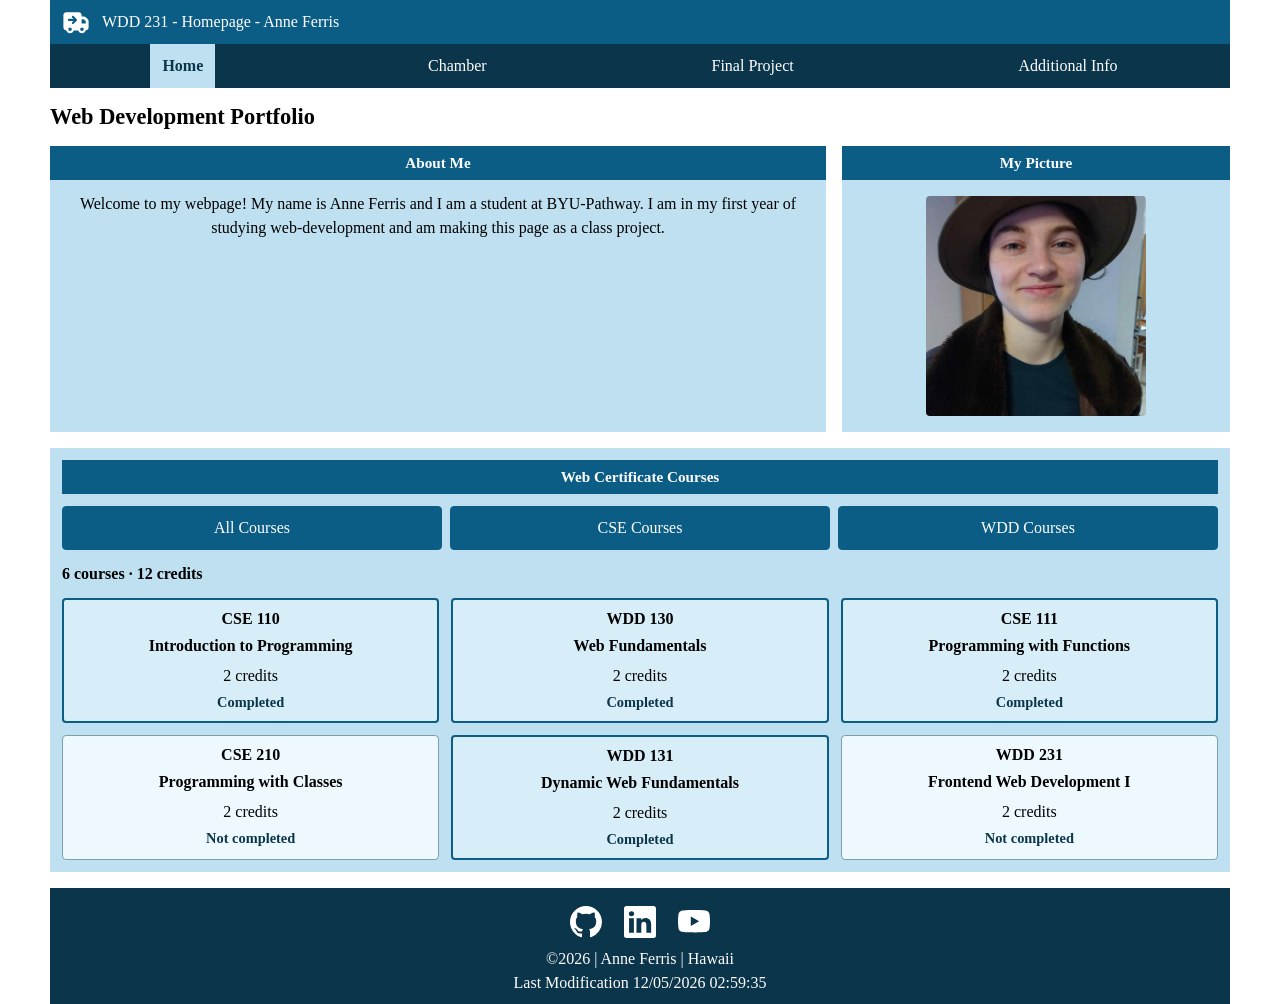
<file: index.html>
<!DOCTYPE html>
<html lang="en">

<head>
    <meta charset="UTF-8">
    <meta name="viewport" content="width=device-width, initial-scale=1.0">
    <title>Anne Ferris | WDD 231 Web Development Portfolio</title>
    <meta name="author" content="Anne Ferris">
    <meta name="description"
        content="Explore Anne Ferris's web development coursework, projects, and skills as a BYU-Pathway student.">
    <link rel="stylesheet" href="styles/index-larger.css">
    <link rel="stylesheet" href="styles/index.css">
    <script src="scripts/index.js" defer></script>
    <link rel="icon" href="favicon.ico">
</head>

<body>
    <header>
        <div>
            <img src="images/truck.svg" alt="SVG Logo of a truck">
            <p>WDD 231 - Homepage - Anne Ferris</p>
        </div>
        <button class="menu-toggle" type="button" aria-label="Toggle navigation" aria-controls="primary-navigation"
            aria-expanded="false">
            <span aria-hidden="true"></span>
            <span aria-hidden="true"></span>
            <span aria-hidden="true"></span>
        </button>
        <nav id="primary-navigation" aria-label="Primary navigation">
            <a href="index.html" aria-current="page">Home</a>
            <a href="chamber/directory.html">Chamber</a>
            <a href="final-project.html">Final Project</a>
            <a href="add-ons.html">Additional Info</a>
        </nav>
    </header>
    <main>
        <h1>Web Development Portfolio</h1>
        <section>
            <h2>About Me</h2>
            <p>Welcome to my webpage! My name is Anne Ferris and I am a student at BYU-Pathway. I am in my first year of
                studying web-development and am making this page as a class project.</p>
        </section>
        <section>
            <h2>My Picture</h2>
            <img src="images/profile.jpg" alt="Anne Ferris">
        </section>
        <section class="certificates">
            <h2>Web Certificate Courses</h2>
            <div class="certificate-buttons" role="group" aria-label="Filter courses">
                <button type="button" data-course-filter="all">All Courses</button>
                <button type="button" data-course-filter="CSE">CSE Courses</button>
                <button type="button" data-course-filter="WDD">WDD Courses</button>
            </div>
            <p class="course-summary">
                <span id="course-count">0</span> courses ·
                <span id="course-credit-total">0</span> credits
            </p>
            <ul class="course-list" id="course-list"></ul>
        </section>
    </main>
    <footer>
        <div class="social-links">
            <a href="https://github.com/annehutchinson407-debug/wdd231">
                <img src="images/github.svg" alt="GitHub">
            </a>
            <a href="https://www.linkedin.com/in/anne-ferris-639a38439/">
                <img src="images/linkedin.svg" alt="LinkedIn">
            </a>
            <a href="https://www.youtube.com/">
                <img src="images/youtube.svg" alt="YouTube">
            </a>
        </div>
        <p class="footer-info">©<span id="currentYear"></span> | Anne Ferris | Hawaii</p>
        <p class="footer-info">Last Modification <span id="lastModified"></span></p>
    </footer>
</body>

</html>
</file>
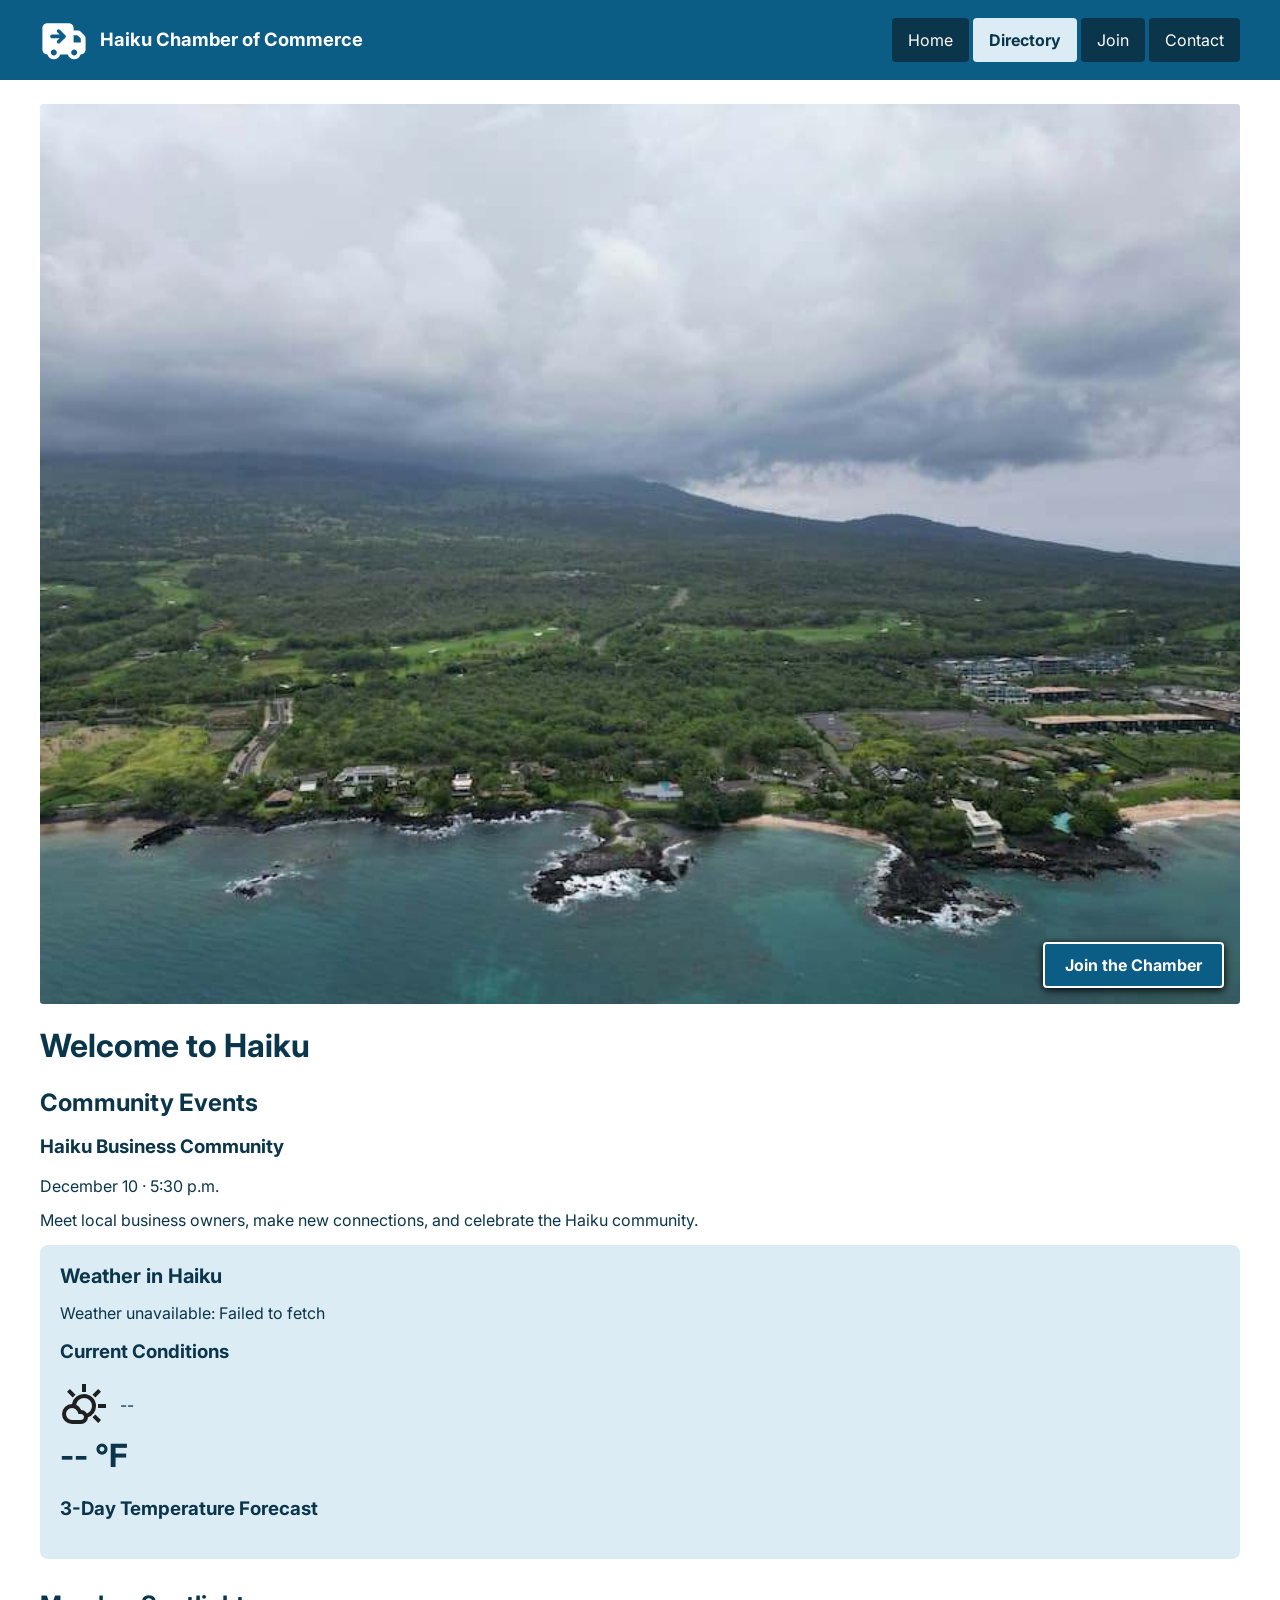
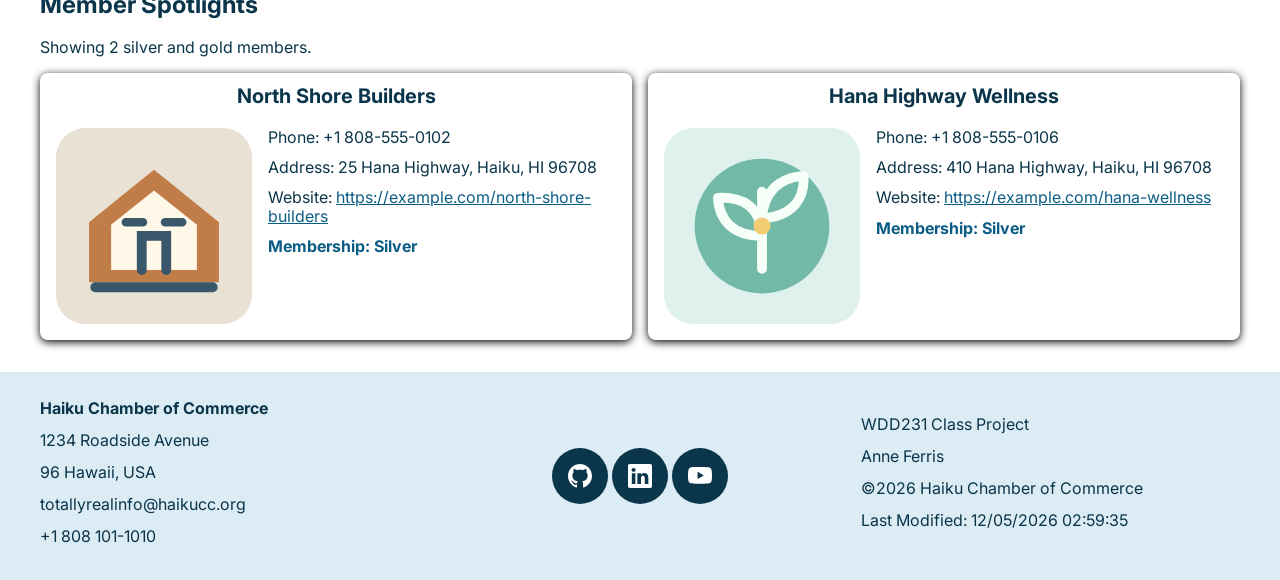
<file: chamber/index.html>
<!DOCTYPE html>
<html lang="en">

<head>
    <meta charset="UTF-8">
    <meta name="viewport" content="width=device-width, initial-scale=1.0">
    <title>Homepage - Chamber of Commerce Haiku</title>
    <meta name="author" content="Anne Ferris">
    <meta name="description"
        content="This site is to practice our programming with a group and should result in a website that shows a Chamber of Commerece for Haiku. This is it's landing page.">
    <meta property="og:title" content="Chamber of Commerce - Haiku">
    <meta property="og:description"
        content="This site is to practice our programming with a group and should result in a website that shows a Chamber of Commerece for Haiku. This is it's landing page.">
    <meta property="og:url" content="https://annehutchinson407-debug.github.io/wdd231/">
    <meta property="og:image"
        content="https://annehutchinson407-debug.github.io/wdd231/chamber/images/haiku-hawaii.jpg">
    <script type="module" src="scripts/index.js"></script>
    <link rel="stylesheet" href="styles/directory-normalize.css">
    <link rel="stylesheet" href="styles/directory.css">
    <link rel="stylesheet" href="styles/directory-larger.css">
    <link rel="icon" href="favicon.ico">
    <link rel="preconnect" href="https://fonts.googleapis.com">
    <link rel="preconnect" href="https://fonts.gstatic.com" crossorigin>
    <link
        href="https://fonts.googleapis.com/css2?family=Fira+Sans&family=Inter:ital,opsz,wght@0,14..32,100..900;1,14..32,100..900&display=optional"
        id="google-fonts" rel="stylesheet" media="print">
    <link rel="stylesheet"
        href="https://fonts.googleapis.com/css2?family=Fira+Sans&amp;family=Inter:wght@400;700&amp;display=swap">
</head>

<body>
    <header>
        <a class="site-brand" href="../index.html">
            <img src="images/truck.svg" alt="">
            <span>Haiku Chamber of Commerce</span>
        </a>
        <button class="menu-toggle" type="button" aria-expanded="false" aria-controls="primary-navigation"
            aria-label="Toggle navigation">
            <span></span>
            <span></span>
            <span></span>
        </button>
        <nav id="primary-navigation">
            <a href="index.html">Home</a>
            <a href="directory.html" aria-current="page">Directory</a>
            <a href="join.html">Join</a>
            <a href="contact.html">Contact</a>
        </nav>
    </header>
    <main>
        <div class="hero">
            <img src="images/haiku-hawaii.jpg" alt="View of Haiku, Hawaii" width="840" height="630">
            <a class="call-to-action" href="join.html">Join the Chamber</a>
        </div>
        <h1>Welcome to Haiku</h1>
        <div class="home-content-grid">
            <section class="home-events" aria-labelledby="events-heading">
                <h2 id="events-heading">Community Events</h2>
                <article class="event-card">
                    <h3>Haiku Business Community</h3>
                    <p><time datetime="2026-12-10T17:30">December 10 · 5:30 p.m.</time></p>
                    <p>Meet local business owners, make new connections, and celebrate the Haiku community.</p>
                </article>
            </section>
            <section class="weather-section" aria-labelledby="weather-heading">
                <h2 id="weather-heading">Weather in Haiku</h2>
                <p id="weather-status" role="status" aria-live="polite">Loading weather...</p>
                <div id="weather-current" class="weather-current">
                    <h3>Current Conditions</h3>
                    <figure class="weather-current-figure">
                        <img id="weather-icon" class="weather-icon" src="images/weather.svg" alt="Weather icon"
                            width="100" height="100">
                        <figcaption id="weather-description">--</figcaption>
                    </figure>
                    <p class="weather-temperature"><span id="weather-temperature">--</span> °F</p>
                </div>
                <div id="weather-forecast-container">
                    <h3>3-Day Temperature Forecast</h3>
                    <ol id="weather-forecast" class="weather-forecast"></ol>
                </div>
            </section>
            <section class="spotlight-section" aria-labelledby="spotlight-heading">
                <h2 id="spotlight-heading">Member Spotlights</h2>
                <p id="spotlight-status" role="status" aria-live="polite">Loading featured chamber members...</p>
                <div id="spotlight-cards" class="spotlight-grid"></div>
            </section>
        </div>
    </main>
    <footer>
        <div class="footer-contact">
            <p class="footer-name">Haiku Chamber of Commerce</p>
            <p>1234 Roadside Avenue</p>
            <p>96 Hawaii, USA</p>
            <p>totallyrealinfo@haikucc.org</p>
            <p>+1 808 101-1010</p>
        </div>
        <nav class="social-links" aria-label="Social links">
            <a href="https://github.com/annehutchinson407-debug/wdd231">
                <img src="images/github.svg" alt="GitHub">
            </a>
            <a href="https://www.linkedin.com/in/anne-ferris-639a38439/">
                <img src="images/linkedin.svg" alt="LinkedIn">
            </a>
            <a href="https://www.youtube.com/">
                <img src="images/youtube.svg" alt="YouTube">
            </a>
        </nav>
        <div class="footer-project">
            <p>WDD231 Class Project</p>
            <p>Anne Ferris</p>
            <p>©<span id="currentYear"></span> Haiku Chamber of Commerce</p>
            <p>Last Modified: <span id="lastModified"></span></p>
        </div>
    </footer>
</body>

</html>
</file>
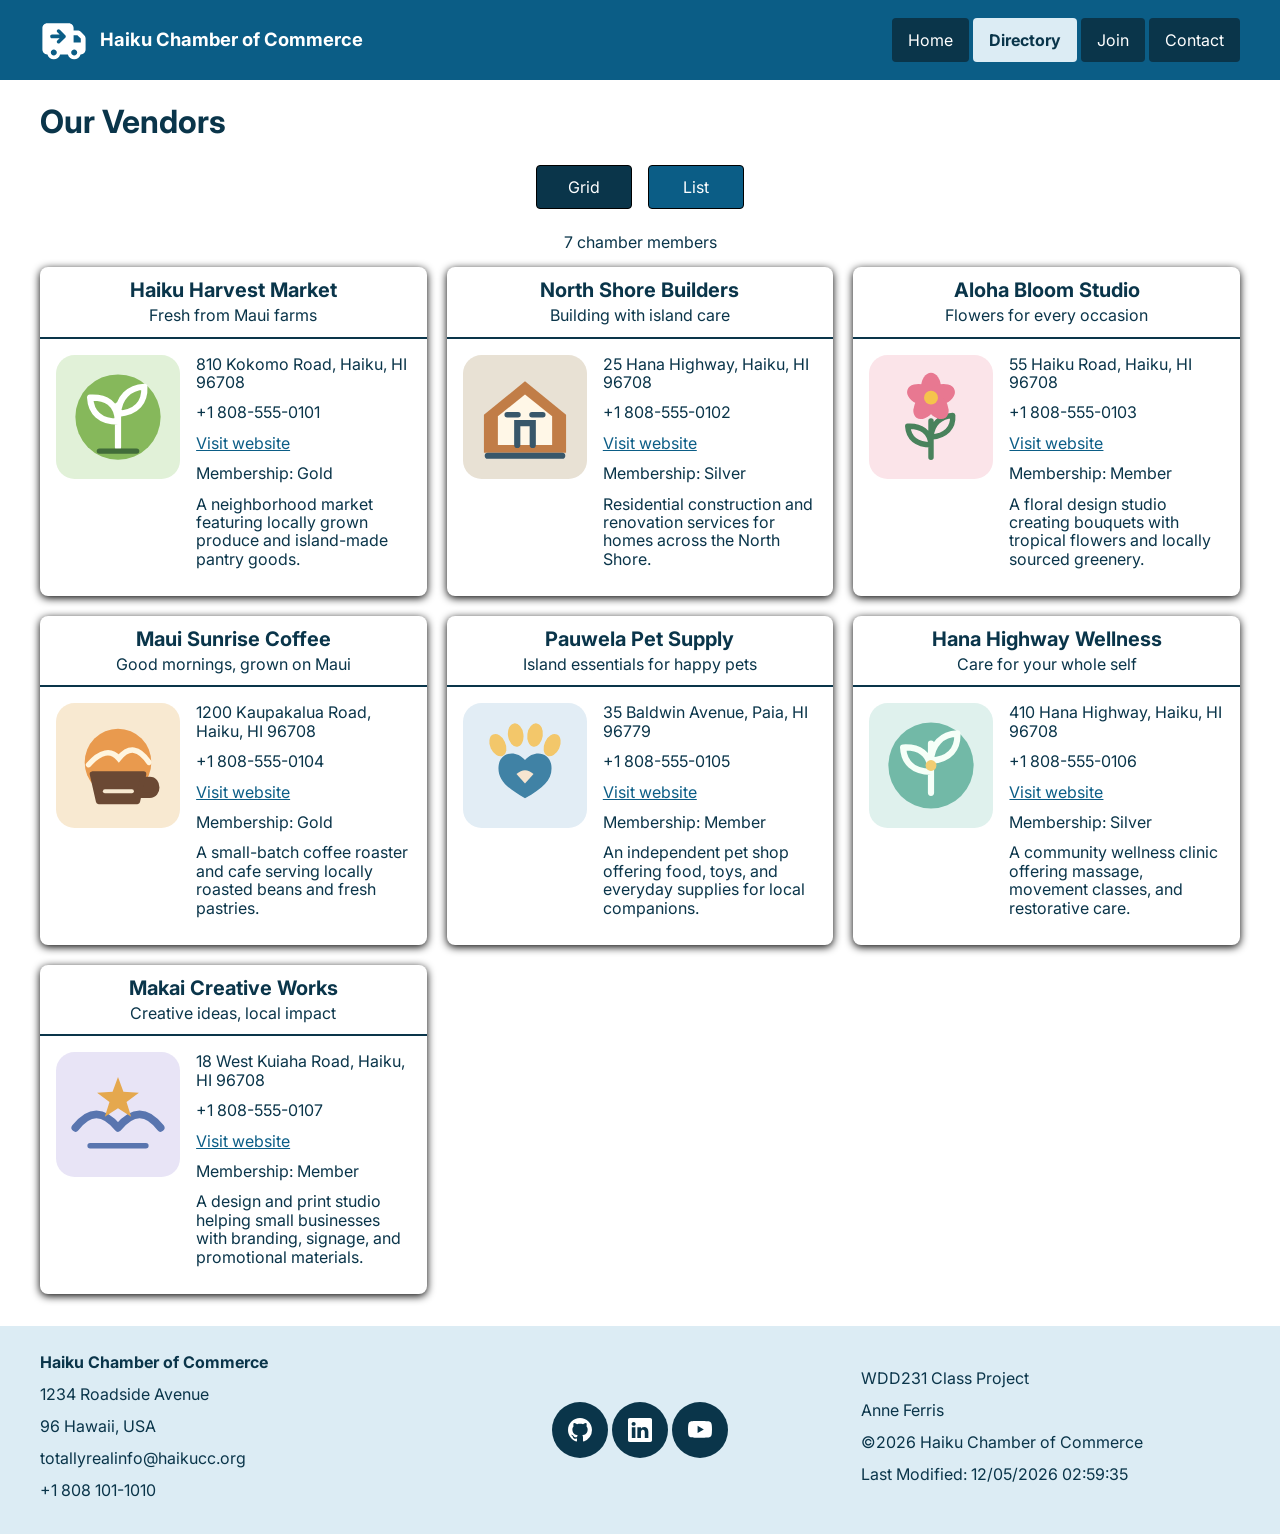
<file: chamber/directory.html>
<!DOCTYPE html>
<html lang="en">

<head>
    <meta charset="UTF-8">
    <meta name="viewport" content="width=device-width, initial-scale=1.0">
    <title>Directory - Chamber of Commerce Haiku</title>
    <meta name="author" content="Anne Ferris">
    <meta name="description"
        content="This site is to practice our programming with a group and should result in a website that shows a Chamber of Commerece for Haiku.">
    <meta property="og:title" content="Chamber of Commerce - Haiku">
    <meta property="og:description"
        content="This site is to practice our programming with a group and should result in a website that shows a Chamber of Commerece for Haiku.">
    <meta property="og:url" content="https://annehutchinson407-debug.github.io/wdd231/">
    <meta property="og:image"
        content="https://annehutchinson407-debug.github.io/wdd231/chamber/images/haiku-hawaii.jpg">
    <link rel="preload" href="data/members.json" as="fetch" type="application/json" crossorigin>
    <link rel="preload" href="images/haiku-harvest.svg" as="image" fetchpriority="high">
    <script src="scripts/directory.js" defer></script>
    <link rel="stylesheet" href="styles/directory-normalize.css">
    <link rel="stylesheet" href="styles/directory.css">
    <link rel="stylesheet" href="styles/directory-larger.css">
    <link rel="icon" href="favicon.ico">
    <link rel="preconnect" href="https://fonts.googleapis.com">
    <link rel="preconnect" href="https://fonts.gstatic.com" crossorigin>
    <link
        href="https://fonts.googleapis.com/css2?family=Fira+Sans&family=Inter:ital,opsz,wght@0,14..32,100..900;1,14..32,100..900&display=optional"
        id="google-fonts" rel="stylesheet" media="print">
        <link rel="stylesheet"
            href="https://fonts.googleapis.com/css2?family=Fira+Sans&family=Inter:ital,opsz,wght@0,14..32,100..900;1,14..32,100..900&display=optional">
</head>

<body>
    <header>
        <a class="site-brand" href="../index.html">
            <img src="images/truck.svg" alt="Logo of a Truck with an Arrow">
            <span>Haiku Chamber of Commerce</span>
        </a>
        <button class="menu-toggle" type="button" aria-expanded="false" aria-controls="primary-navigation"
            aria-label="Toggle navigation">
            <span></span>
            <span></span>
            <span></span>
        </button>
        <nav id="primary-navigation">
            <a href="index.html">Home</a>
            <a href="directory.html" aria-current="page">Directory</a>
            <a href="join.html">Join</a>
            <a href="contact.html">Contact</a>
        </nav>
    </header>
    <main>
        <h1>Our Vendors</h1>
        <div class="directory-controls" role="group" aria-label="Choose member directory layout">
            <button id="grid-view" type="button" aria-pressed="true" aria-controls="members">Grid</button>
            <button id="list-view" type="button" aria-pressed="false" aria-controls="members">List</button>
        </div>
        <p id="directory-status" class="directory-status">Loading members...</p>
        <section id="members" class="business-grid" aria-label="Chamber members"></section>
    </main>
    <footer>
        <div class="footer-contact">
            <p class="footer-name">Haiku Chamber of Commerce</p>
            <p>1234 Roadside Avenue</p>
            <p>96 Hawaii, USA</p>
            <p>totallyrealinfo@haikucc.org</p>
            <p>+1 808 101-1010</p>
        </div>
        <nav class="social-links" aria-label="Social links">
            <a href="https://github.com/annehutchinson407-debug/wdd231" aria-label="">
                <img src="images/github.svg" alt="GitHub">
            </a>
            <a href="https://www.linkedin.com/in/anne-ferris-639a38439/" aria-label="">
                <img src="images/linkedin.svg" alt="LinkedIn">
            </a>
            <a href="https://www.youtube.com/" aria-label="">
                <img src="images/youtube.svg" alt="YouTube">
            </a>
        </nav>
        <div class="footer-project">
            <p>WDD231 Class Project</p>
            <p>Anne Ferris</p>
            <p>©<span id="currentYear"></span> Haiku Chamber of Commerce</p>
            <p>Last Modified: <span id="lastModified"></span></p>
        </div>
    </footer>
</body>

</html>
</file>
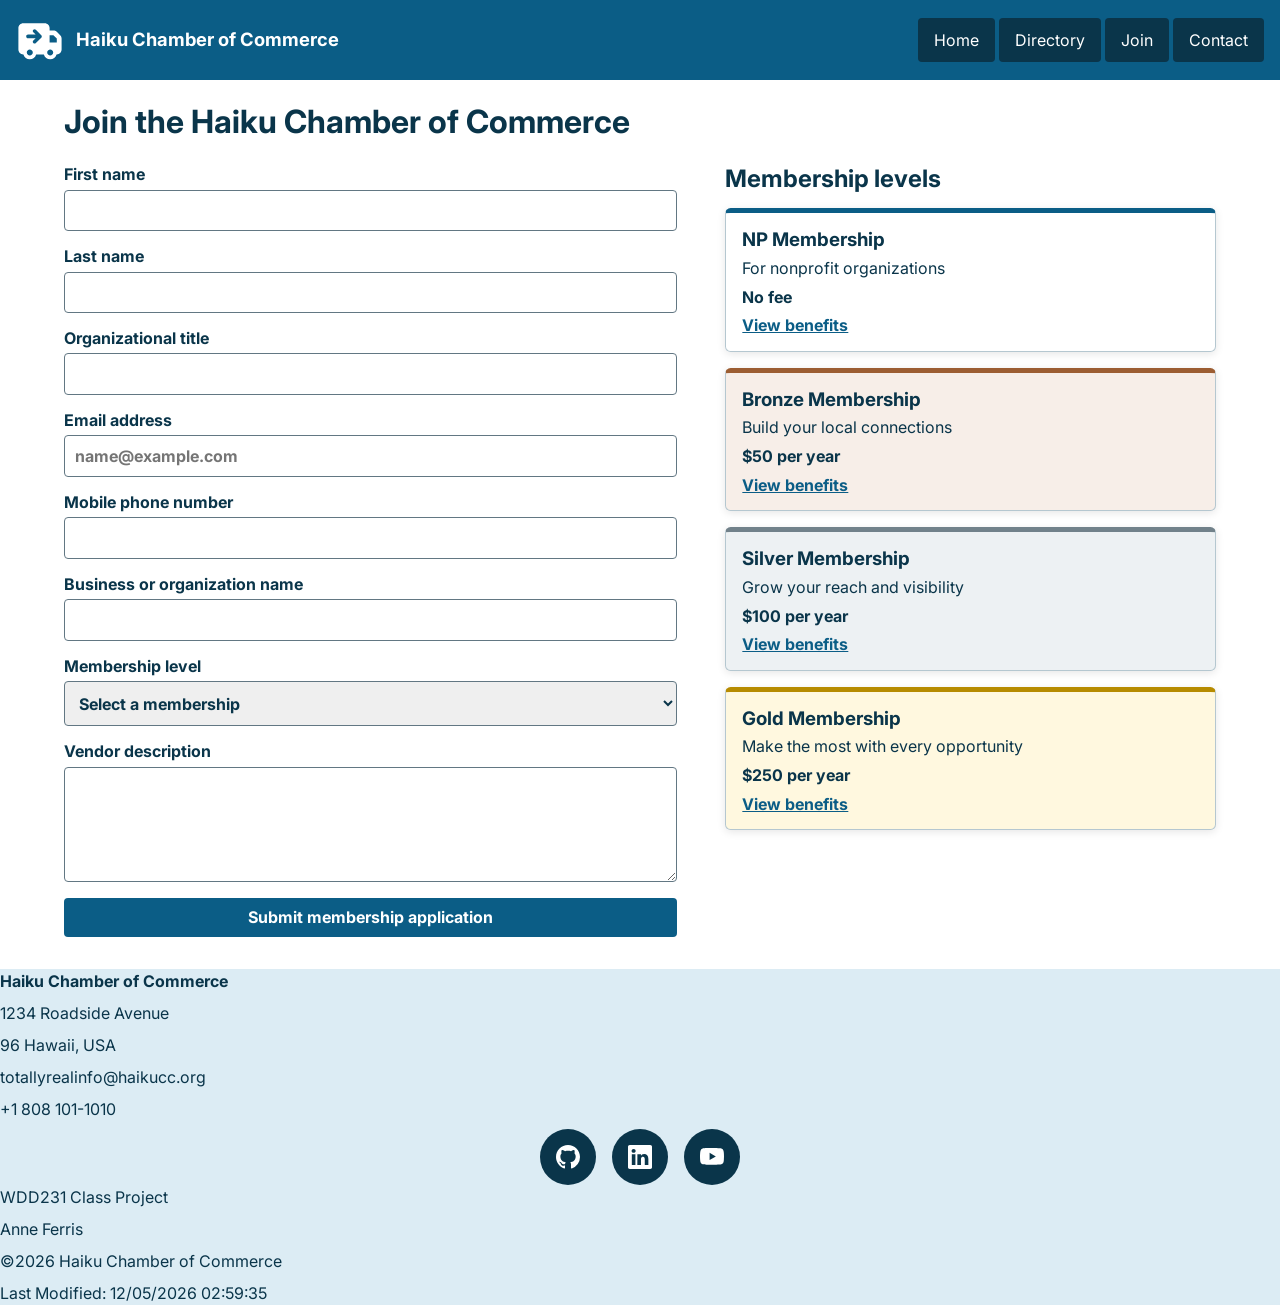
<file: chamber/join.html>
<!DOCTYPE html>
<html lang="en">

<head>
    <meta charset="UTF-8">
    <meta name="viewport" content="width=device-width, initial-scale=1.0">
    <title>Join the Haiku Chamber of Commerce</title>
    <meta name="author" content="Anne Ferris">
    <meta name="description"
        content="Apply to join the Haiku Chamber of Commerce and grow your local business network.">
    <meta property="og:title" content="Join the Haiku Chamber of Commerce">
    <meta property="og:description"
        content="Apply to join the Haiku Chamber of Commerce and grow your local business network.">
    <meta property="og:url" content="https://annehutchinson407-debug.github.io/wdd231/chamber/join.html">
    <meta property="og:image"
        content="https://annehutchinson407-debug.github.io/wdd231/chamber/images/haiku-hawaii.jpg">
    <script type="module" src="scripts/join.js"></script>
    <link rel="stylesheet" href="styles/directory-normalize.css">
    <link rel="stylesheet" href="styles/join.css">
    <link rel="stylesheet" href="styles/directory-larger.css">
    <link rel="icon" href="favicon.ico">
    <link rel="preconnect" href="https://fonts.googleapis.com">
    <link rel="preconnect" href="https://fonts.gstatic.com" crossorigin>
    <link href="https://fonts.googleapis.com/css2?family=Fira+Sans&family=Inter:wght@400;700&display=optional"
        id="google-fonts" rel="stylesheet" media="print">
    <link rel="stylesheet"
        href="https://fonts.googleapis.com/css2?family=Fira+Sans&family=Inter:wght@400;700&display=swap">
</head>

<body>
    <header>
        <a class="site-brand" href="../index.html">
            <img src="images/truck.svg" alt="">
            <span>Haiku Chamber of Commerce</span>
        </a>
        <button class="menu-toggle" type="button" aria-expanded="false" aria-controls="primary-navigation"
            aria-label="Toggle navigation">
            <span></span>
            <span></span>
            <span></span>
        </button>
        <nav id="primary-navigation">
            <a href="index.html">Home</a>
            <a href="directory.html">Directory</a>
            <a href="join.html" aria-current="page">Join</a>
            <a href="contact.html">Contact</a>
        </nav>
    </header>
    <main>
        <h1>Join the Haiku Chamber of Commerce</h1>
        <div class="join-layout">
            <form action="thankyou.html" method="get">
                <label>First name
                    <input type="text" id="first-name" name="firstName" autocomplete="given-name"
                        title="Enter your first name" required>
                </label>
                <label for="last-name">Last name
                    <input type="text" id="last-name" name="lastName" autocomplete="family-name"
                        title="Enter your last name" required>
                </label>
                <label for="organization-title">Organizational title
                    <input type="text" id="organization-title" name="organizationTitle"
                        autocomplete="organization-title" pattern="[A-Za-z\s-]{7,}"
                        title="Use at least seven letters, spaces, or hyphens">
                </label>
                <label for="email">Email address
                    <input type="email" id="email" name="email" autocomplete="email"
                        placeholder="name@example.com" title="Enter a valid email address" required>
                </label>
                <label for="phone">Mobile phone number
                    <input type="tel" id="phone" name="phone" autocomplete="tel"
                        title="Enter your mobile phone number" required>
                </label>
                <label for="organization">Business or organization name
                    <input type="text" id="organization" name="organization"
                        autocomplete="organization" title="Enter your business or organization name" required>
                </label>
                <label for="membership">Membership level
                    <select id="membership" name="membership" title="Choose a membership level" required>
                        <option value="" selected disabled>Select a membership</option>
                        <option value="np">NP Membership (no fee)</option>
                        <option value="bronze">Bronze Membership</option>
                        <option value="silver">Silver Membership</option>
                        <option value="gold">Gold Membership</option>
                    </select>
                </label>
                <label for="description">Vendor description
                    <textarea id="description" name="description" title="Describe your business or organization"
                        rows="5"></textarea>
                </label>
                <input type="hidden" id="timestamp" name="timestamp">
                <input class="join-submit" type="submit" value="Submit membership application">
            </form>

            <aside class="membership-section" aria-labelledby="membership-heading">
                <h2 id="membership-heading">Membership levels</h2>
                <div class="membership-cards">
                    <article class="membership-card membership-np">
                        <h3>NP Membership</h3>
                        <p>For nonprofit organizations</p>
                        <p class="membership-price">No fee</p>
                        <a href="#np-benefits" data-dialog="np-benefits">View benefits</a>
                    </article>
                    <article class="membership-card membership-bronze">
                        <h3>Bronze Membership</h3>
                        <p>Build your local connections</p>
                        <p class="membership-price">$50 per year</p>
                        <a href="#bronze-benefits" data-dialog="bronze-benefits">View benefits</a>
                    </article>
                    <article class="membership-card membership-silver">
                        <h3>Silver Membership</h3>
                        <p>Grow your reach and visibility</p>
                        <p class="membership-price">$100 per year</p>
                        <a href="#silver-benefits" data-dialog="silver-benefits">View benefits</a>
                    </article>
                    <article class="membership-card membership-gold">
                        <h3>Gold Membership</h3>
                        <p>Make the most with every opportunity</p>
                        <p class="membership-price">$250 per year</p>
                        <a href="#gold-benefits" data-dialog="gold-benefits">View benefits</a>
                    </article>
                </div>
            </aside>
        </div>
        <dialog id="np-benefits" aria-labelledby="np-benefits-heading">
            <h2 id="np-benefits-heading">NP Membership Benefits</h2>
            <p>For nonprofit organizations at no cost.</p>
            <ul>
                <li>Access to chamber networking events</li>
                <li>Community and nonprofit resource listings</li>
                <li>Invitations to nonprofit training sessions</li>
            </ul>
            <button class="dialog-close" type="button">Close</button>
        </dialog>
        <dialog id="bronze-benefits" aria-labelledby="bronze-benefits-heading">
            <h2 id="bronze-benefits-heading">Bronze Membership Benefits</h2>
            <p>$50 per year.</p>
            <ul>
                <li>All NP Membership benefits</li>
                <li>Business listing in the chamber directory</li>
                <li>Invitations to member networking events</li>
                <li>Discounted admission to chamber workshops</li>
            </ul>
            <button class="dialog-close" type="button">Close</button>
        </dialog>
        <dialog id="silver-benefits" aria-labelledby="silver-benefits-heading">
            <h2 id="silver-benefits-heading">Silver Membership Benefits</h2>
            <p>$100 per year.</p>
            <ul>
                <li>All Bronze Membership benefits</li>
                <li>Discounts on chamber event registrations</li>
                <li>One business spotlight on the chamber homepage each year</li>
                <li>Priority access to business training sessions</li>
            </ul>
            <button class="dialog-close" type="button">Close</button>
        </dialog>
        <dialog id="gold-benefits" aria-labelledby="gold-benefits-heading">
            <h2 id="gold-benefits-heading">Gold Membership Benefits</h2>
            <p>$250 per year.</p>
            <ul>
                <li>All Silver Membership benefits</li>
                <li>Two additional homepage business spotlights each year</li>
                <li>Complimentary admission for two to select chamber events</li>
                <li>Featured placement in the chamber directory</li>
                <li>One-on-one business development consultation</li>
            </ul>
            <button class="dialog-close" type="button">Close</button>
        </dialog>
    </main>
    <footer>
        <div class="footer-contact">
            <p class="footer-name">Haiku Chamber of Commerce</p>
            <p>1234 Roadside Avenue</p>
            <p>96 Hawaii, USA</p>
            <p>totallyrealinfo@haikucc.org</p>
            <p>+1 808 101-1010</p>
        </div>
        <nav class="social-links" aria-label="Social links">
            <a href="https://github.com/annehutchinson407-debug/wdd231" aria-label="GitHub">
                <img src="images/github.svg" alt="">
            </a>
            <a href="https://www.linkedin.com/in/anne-ferris-639a38439/" aria-label="LinkedIn">
                <img src="images/linkedin.svg" alt="">
            </a>
            <a href="https://www.youtube.com/" aria-label="YouTube">
                <img src="images/youtube.svg" alt="">
            </a>
        </nav>
        <div class="footer-project">
            <p>WDD231 Class Project</p>
            <p>Anne Ferris</p>
            <p>©<span id="currentYear"></span> Haiku Chamber of Commerce</p>
            <p>Last Modified: <span id="lastModified"></span></p>
        </div>
    </footer>
</body>

</html>
</file>
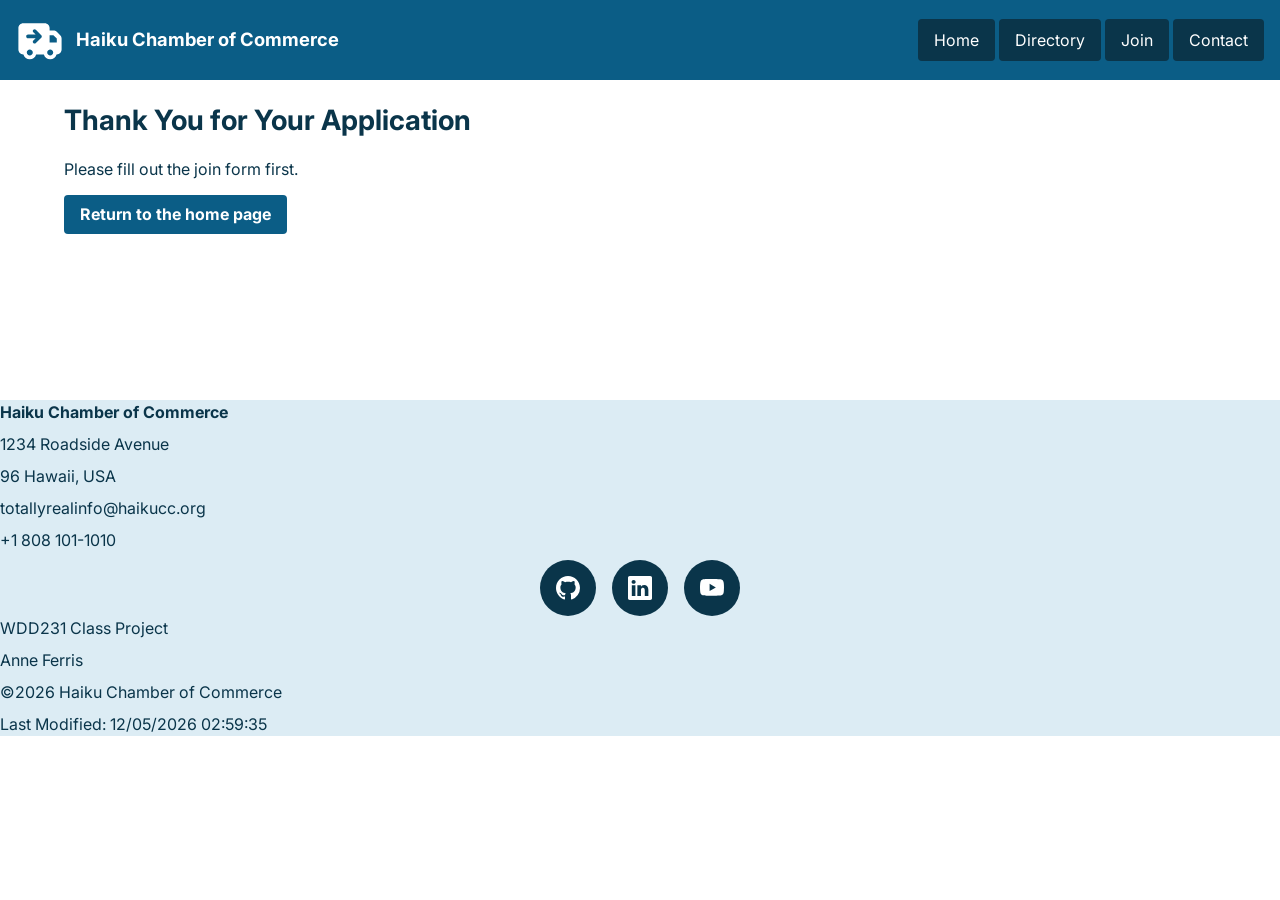
<file: chamber/thankyou.html>
<!DOCTYPE html>
<html lang="en">

<head>
    <meta charset="UTF-8">
    <meta name="viewport" content="width=device-width, initial-scale=1.0">
    <title>Thank You - Haiku Chamber of Commerce</title>
    <meta name="author" content="Anne Ferris">
    <meta name="description" content="Thank you for applying to join the Haiku Chamber of Commerce.">
    <meta property="og:title" content="Thank You - Haiku Chamber of Commerce">
    <meta property="og:description" content="Thank you for applying to join the Haiku Chamber of Commerce.">
    <meta property="og:url" content="https://annehutchinson407-debug.github.io/wdd231/chamber/thankyou.html">
    <meta property="og:image"
        content="https://annehutchinson407-debug.github.io/wdd231/chamber/images/haiku-hawaii.jpg">
    <script type="module" src="scripts/thankyou.js"></script>
    <link rel="stylesheet" href="styles/directory-normalize.css">
    <link rel="stylesheet" href="styles/join.css">
    <link rel="icon" href="favicon.ico">
    <link rel="preconnect" href="https://fonts.googleapis.com">
    <link rel="preconnect" href="https://fonts.gstatic.com" crossorigin>
    <link href="https://fonts.googleapis.com/css2?family=Fira+Sans&family=Inter:wght@400;700&display=optional"
        id="google-fonts" rel="stylesheet" media="print">
    <link rel="stylesheet"
        href="https://fonts.googleapis.com/css2?family=Fira+Sans&family=Inter:wght@400;700&display=swap">
</head>

<body>
    <header>
        <a class="site-brand" href="../index.html">
            <img src="images/truck.svg" alt="">
            <span>Haiku Chamber of Commerce</span>
        </a>
        <button class="menu-toggle" type="button" aria-expanded="false" aria-controls="primary-navigation"
            aria-label="Toggle navigation">
            <span></span>
            <span></span>
            <span></span>
        </button>
        <nav id="primary-navigation">
            <a href="index.html">Home</a>
            <a href="directory.html">Directory</a>
            <a href="join.html" aria-current="page">Join</a>
            <a href="contact.html">Contact</a>
        </nav>
    </header>
    <main>
        <h1>Thank You for Your Application</h1>
        <p id="submission-status" role="status" aria-live="polite"></p>
        <section id="submission-summary" class="submission-summary" aria-labelledby="summary-heading" hidden>
            <h2 id="summary-heading">Your membership application</h2>
            <dl>
                <div>
                    <dt>First name</dt>
                    <dd id="submitted-first-name"></dd>
                </div>
                <div>
                    <dt>Last name</dt>
                    <dd id="submitted-last-name"></dd>
                </div>
                <div>
                    <dt>Email address</dt>
                    <dd id="submitted-email"></dd>
                </div>
                <div>
                    <dt>Mobile phone number</dt>
                    <dd id="submitted-phone"></dd>
                </div>
                <div>
                    <dt>Business or organization</dt>
                    <dd id="submitted-organization"></dd>
                </div>
                <div>
                    <dt>Submitted on</dt>
                    <dd id="submitted-timestamp"></dd>
                </div>
            </dl>
        </section>
        <p><a class="thankyou-home-link" href="index.html">Return to the home page</a></p>
    </main>
    <footer>
        <div class="footer-contact">
            <p class="footer-name">Haiku Chamber of Commerce</p>
            <p>1234 Roadside Avenue</p>
            <p>96 Hawaii, USA</p>
            <p>totallyrealinfo@haikucc.org</p>
            <p>+1 808 101-1010</p>
        </div>
        <nav class="social-links" aria-label="Social links">
            <a href="https://github.com/annehutchinson407-debug/wdd231" aria-label="GitHub">
                <img src="images/github.svg" alt="">
            </a>
            <a href="https://www.linkedin.com/in/anne-ferris-639a38439/" aria-label="LinkedIn">
                <img src="images/linkedin.svg" alt="">
            </a>
            <a href="https://www.youtube.com/" aria-label="YouTube">
                <img src="images/youtube.svg" alt="">
            </a>
        </nav>
        <div class="footer-project">
            <p>WDD231 Class Project</p>
            <p>Anne Ferris</p>
            <p>©<span id="currentYear"></span> Haiku Chamber of Commerce</p>
            <p>Last Modified: <span id="lastModified"></span></p>
        </div>
    </footer>
</body>

</html>
</file>
<file: styles/index-larger.css>
* {
    box-sizing: border-box;
}

body {
    max-width: 1200px;
    margin: 0 auto;
    padding: 0 10px;
}

header {
    display: grid;
    grid-template-columns: 1fr auto;
    align-items: center;
    margin-bottom: 16px;
    background-color: #0b5d86;
    color: #ffffff;
}

header div {
    display: flex;
    align-items: center;
    gap: 12px;
    min-width: 0;
    padding: 8px 12px;
}

header div img {
    width: 28px;
    height: 28px;
}

header p {
    grid-column: 2;
    grid-row: 1;
    margin: 0;
    min-width: 0;
    font-size: 1rem;
    overflow-wrap: anywhere;
}

nav {
    display: flex;
    justify-content: space-around;
    grid-column: 1 / -1;
    background: #0a354a;
}

nav a {
    min-height: 44px;
    display: flex;
    align-items: center;
    padding: 8px 12px;
    color: #ffffff;
    text-decoration: none;
}

nav a:hover {
    text-decoration: overline;
    color: #f2f604;
}

nav a[aria-current="page"] {
    background: #bee0f0;
    color: #0a354a;
    font-weight: 600;
}

nav a:focus-visible,
.menu-toggle:focus-visible,
.social-links a:focus-visible {
    outline: 3px solid #f2f604;
    outline-offset: 2px;
}

.menu-toggle {
    display: none;
    width: 44px;
    height: 44px;
    margin: 4px 8px;
    padding: 9px;
    border: 1px solid #ffffff;
    border-radius: 4px;
    background: transparent;
    cursor: pointer;
}

.menu-toggle span {
    display: block;
    height: 2px;
    margin: 5px 0;
    background: #ffffff;
}

main {
    display: grid;
    grid-template-columns: 2fr 1fr;
    gap: 16px;
}

main h1 {
    grid-column: 1 / -1;
    margin: 0;
    font-size: 1.4rem;
}

section {
    background: #bee0f0;
    text-align: center;
    overflow: hidden;
}

section h2 {
    margin: 0;
    text-align: center;
    padding: 8px;
    background: #0b5d86;
    color: #ffffff;
    font-size: 0.95rem;
}

section p {
    margin: 12px;
    line-height: 1.5;
}

section img {
    display: block;
    width: min(60%, 220px);
    height: auto;
    max-height: 220px;
    margin: 16px auto;
    object-fit: cover;
    border-radius: 4px;
}

.certificates {
    grid-column: 1 / -1;
    display: grid;
    gap: 12px;
    padding: 12px;
}

.certificate-buttons {
    display: grid;
    grid-template-columns: repeat(3, minmax(0, 1fr));
    gap: 8px;
}

.certificates h2,
.certificate-buttons,
.course-summary,
.course-list {
    grid-column: 1 / -1;
}

.certificates button {
    min-height: 44px;
    padding: 8px 6px;
    border: 1px solid #0b5d86;
    border-radius: 4px;
    background-color: #0b5d86;
    color: #ffffff;
    font: inherit;
    cursor: pointer;
}

.certificates button:hover {
    background-color: #0a354a;
}

.certificates button:focus-visible {
    outline: 3px solid #f2f604;
    outline-offset: 2px;
}

.course-summary {
    margin: 0;
    text-align: left;
    font-weight: 600;
}

.course-list {
    display: grid;
    grid-template-columns: repeat(3, minmax(0, 1fr));
    gap: 12px;
    margin: 0;
    padding: 0;
    list-style: none;
}

.course-card {
    display: flex;
    flex-direction: column;
    align-items: center;
    gap: 6px;
    width: 100%;
    padding: 10px;
    border: 1px solid #7d9fac;
    border-radius: 4px;
    background: #edf9ff;
    text-align: center;
}

.course-card.is-completed {
    border: 2px solid #0b5d86;
    background: #d7edf7;
}

.course-code,
.course-title,
.course-credits {
    margin: 0;
}

.course-code {
    font-size: 1rem;
}

.course-title {
    font-weight: 600;
}

.course-status {
    color: #0a354a;
    font-size: 0.9rem;
    font-weight: 600;
}

section li {
    width: 100%;
}

footer {
    margin-top: 16px;
    padding: 12px;
    color: #ffffff;
    background: #0a354a;
    text-align: center;
}

.social-links {
    display: flex;
    justify-content: center;
    gap: 10px;
}

.social-links img {
    width: 32px;
    height: 32px;
    object-fit: contain;
}

.social-links a {
    display: inline-flex;
    min-width: 44px;
    min-height: 44px;
    align-items: center;
    justify-content: center;
    padding: 4px;
}

.footer-info {
    margin: 6px 0 0;
}
</file>
<file: styles/index.css>
@media screen and (max-width: 640px) {
    body {
        padding: 0 10px;
    }

    header {
        grid-template-columns: 1fr auto;
    }

    header div {
        gap: 8px;
        padding: 8px;
    }

    header div p {
        font-size: 1rem;
    }

    .menu-toggle {
        display: block;
    }

    .course-list {
        grid-template-columns: repeat(2, minmax(0, 1fr));
    }

    nav {
        display: none;
        grid-column: 1 / -1;
        flex-direction: column;
        align-items: stretch;
        width: 100%;
    }

    nav.is-open {
        display: flex;
    }

    nav a {
        padding: 12px 16px;
        text-align: center;
    }

    main {
        grid-template-columns: 1fr;
        gap: 16px;
    }

    main h1,
    .certificates {
        grid-column: 1;
    }
}

@media screen and (max-width: 380px) {
    header div p {
        font-size: 0.88rem;
    }
}
</file>
<file: chamber/styles/directory.css>
:root {
    --color-primary: #0b5d86;
    --color-dark: #0a354a;
    --color-light: #dcecf4;
    --color-highlight: #f2f604;
    --color-very-light: #ffffff;
    --color-shadow: #000000;
}

body {
    color: var(--color-dark);
    font-family: "Inter", "Fira Sans", Arial, sans-serif;
}

header {
    display: grid;
    grid-template-columns: 1fr auto;
    align-items: center;
    gap: 0.75rem;
    padding: 0.75rem max(1rem, calc((100% - 1200px) / 2));
    background-color: var(--color-primary);
    color: var(--color-very-light)
}

.site-brand {
    display: flex;
    align-items: center;
    gap: 0.75rem;
    min-width: 0;
    color: var(--color-very-light);
    font-size: 1.15rem;
    font-weight: 700;
    text-decoration: none;
}

.site-brand img {
    width: 3rem;
    height: 3rem;
    object-fit: contain;
}

.menu-toggle {
    display: none;
    width: 2.75rem;
    height: 2.75rem;
    padding: 0.5rem;
    border: 1px solid var(--color-very-light);
    border-radius: 0.25rem;
    background: none;
    cursor: pointer;
}

.js .menu-toggle {
    display: block;
}

.menu-toggle span {
    display: block;
    height: 2px;
    margin: 5px 0;
    background: var(--color-very-light);
}

nav {
    grid-column: 1 / -1;
    display: flex;
    flex-direction: column;
    gap: 0.25rem;
}

.js nav:not(.is-open) {
    display: none;
}

nav a {
    display: block;
    padding: 0.75rem 1rem;
    border-radius: 0.25rem;
    background-color: var(--color-dark);
    color: var(--color-very-light);
    text-decoration: none;
}

nav a:hover {
    color: var(--color-highlight);
}

nav a:focus-visible,
.menu-toggle:focus-visible,
.social-links a:focus-visible {
    outline: 3px solid var(--color-highlight);
    outline-offset: 2px;
}

nav a[aria-current="page"] {
    background-color: var(--color-light);
    color: var(--color-dark);
    font-weight: 700;
}

main {
    width: calc(100% - 2rem);
    max-width: 1200px;
    min-height: 20rem;
    margin: 0 auto;
    padding: 1.5rem 0 2rem;
}

main h1 {
    margin: 0 0 1.5rem;
    font-size: 1.75rem;
}

.hero {
    position: relative;
    width: 100%;
    margin-bottom: 1.5rem;
}

.hero img {
    width: 100%;
    border-radius: 0.2rem;
}

.call-to-action {
    position: absolute;
    right: 1rem;
    bottom: 1rem;
    min-height: 2.75rem;
    display: inline-flex;
    align-items: center;
    justify-content: center;
    padding: 0.75rem 1.25rem;
    border: 2px solid var(--color-very-light);
    border-radius: 0.25rem;
    background-color: var(--color-primary);
    color: var(--color-very-light);
    font-weight: 700;
    text-decoration: none;
    box-shadow: 0 2px 8px var(--color-shadow);
}

.call-to-action:hover {
    background-color: var(--color-dark);
}

.call-to-action:focus-visible {
    outline: 3px solid var(--color-highlight);
    outline-offset: 3px;
}

.weather-section {
    margin-bottom: 2rem;
    padding: 1.25rem;
    border-radius: 0.5rem;
    background-color: var(--color-light);
}

.weather-section h2 {
    margin: 0 0 0.75rem;
    font-size: 1.25rem;
}

.weather-current {
    margin-bottom: 1.5rem;
}

.weather-current-figure {
    display: flex;
    align-items: center;
    gap: 0.75rem;
    margin: 0;
}

.weather-icon {
    width: 3rem;
    height: 3rem;
    object-fit: contain;
}

.weather-temperature {
    margin: 0.5rem 0 0;
    font-size: 2rem;
    font-weight: 700;
}

.weather-forecast {
    display: grid;
    grid-template-columns: 1fr;
    gap: 0.75rem;
    margin: 0;
    padding: 0;
    list-style: none;
}

.weather-forecast li {
    display: grid;
    gap: 0.4rem;
    padding: 0.9rem;
    border-radius: 0.35rem;
    background-color: var(--color-very-light);
}

.weather-forecast strong {
    font-size: 1.05rem;
}

.weather-section button {
    min-height: 2.5rem;
    padding: 0.5rem 1rem;
    border: 0;
    border-radius: 0.25rem;
    background-color: var(--color-primary);
    color: var(--color-very-light);
    font: inherit;
    cursor: pointer;
}

.weather-section button:focus-visible {
    outline: 3px solid var(--color-dark);
    outline-offset: 2px;
}

.spotlight-grid {
    display: grid;
    grid-template-columns: minmax(0, 1fr);
    gap: 1rem;
}

.spotlight-membership {
    color: var(--color-primary);
    font-weight: 700;
}

.directory-controls {
    display: flex;
    justify-content: center;
    gap: 1rem;
    margin: 0 0 1.5rem;
}

.directory-controls button {
    min-width: 6rem;
    min-height: 2.75rem;
    padding: 0.5rem 1rem;
    border: 1px solid var(--color-shadow);
    border-radius: 0.25rem;
    background-color: var(--color-primary);
    color: var(--color-very-light);
    font: inherit;
    cursor: pointer;
}

.directory-controls button:hover,
.directory-controls button[aria-pressed="true"] {
    background-color: var(--color-dark);
}

.directory-controls button:focus-visible {
    outline: 3px solid var(--color-highlight);
    outline-offset: 2px;
}

.directory-status {
    margin: 0 0 1rem;
    text-align: center;
}

.business-grid {
    display: grid;
    grid-template-columns: 1fr;
    gap: 1rem;
}

.business-card {
    overflow: hidden;
    border-radius: 0.5rem;
    background-color: var(--color-very-light);
    box-shadow: 0 2px 8px var(--color-shadow);
}

.business-card-heading {
    margin: 0;
    padding: 0.75rem 1rem 0.25rem;
    text-align: center;
    font-size: 1.25rem;
}

.business-card-tagline {
    margin: 0;
    padding: 0 1rem 0.75rem;
    border-bottom: 2px solid var(--color-dark);
    text-align: center;
}

.business-card-details {
    display: grid;
    grid-template-columns: minmax(0, 35%) minmax(0, 1fr);
    align-items: start;
    gap: 1rem;
    padding: 1rem;
}

.business-card-details > div {
    min-width: 0;
}

.business-card-logo {
    width: 100%;
    aspect-ratio: 1;
    object-fit: contain;
}

.business-card-details p {
    margin: 0 0 0.75rem;
    overflow-wrap: anywhere;
}

.business-list {
    grid-template-columns: 1fr;
}

.business-list .business-card {
    border-radius: 0;
    box-shadow: var(--color-shadow);
}

.business-list .business-card:nth-child(even) {
    background-color: var(--color-light);
}

.business-card-details a {
    color: var(--color-primary);
}

.business-card-details a:focus-visible {
    outline: 3px solid var(--color-primary);
    outline-offset: 2px;
}

footer {
    display: grid;
    grid-template-columns: 1fr;
    gap: 1.5rem;
    padding: 1.5rem max(1rem, calc((100% - 1200px) / 2));
    background-color: var(--color-light);
    color: var(--color-dark);
}

footer p {
    margin: 0 0 0.5rem;
    line-height: 1.5;
}

.footer-name {
    font-weight: 700;
}

.social-links {
    display: flex;
    align-items: center;
    justify-content: center;
    gap: 1rem;
}

.social-links a {
    display: flex;
    width: 3.5rem;
    height: 3.5rem;
    align-items: center;
    justify-content: center;
    border-radius: 50%;
    background-color: var(--color-dark);
}

.social-links img {
    width: 2rem;
    height: 2rem;
    object-fit: contain;
}

.footer-project {
    align-self: center;
}

.js nav.is-open {
    display: flex;
    color: var(--color-very-light);
}

@media screen and (min-width: 23.25rem) {
    .weather-forecast {
        grid-template-columns: repeat(2, 1fr);
    }
}
</file>
<file: chamber/styles/directory-larger.css>
@media screen and (min-width: 48rem) {
    header {
        grid-template-columns: 1fr auto;
        gap: 1.5rem;
        padding-block: 1rem;
    }

    main h1 {
        font-size: 2rem;
    }

    .js .menu-toggle {
        display: none;
    }

    nav,
    .js nav:not(.is-open) {
        grid-column: auto;
        display: flex;
        flex-direction: row;
        align-items: center;
        gap: 0.25rem;
    }

    nav a {
        min-height: 2.75rem;
        display: flex;
        align-items: center;
        justify-content: center;
    }

    .business-grid {
        grid-template-columns: repeat(3, 1fr);
        gap: 1.25rem;
    }

    .weather-forecast {
        grid-template-columns: repeat(3, 1fr);
    }

    .spotlight-grid {
        grid-template-columns: repeat(2, minmax(0, 1fr));
    }

    .spotlight-grid.spotlight-count-3 {
        grid-template-columns: repeat(3, minmax(0, 1fr));
    }

    footer {
        grid-template-columns: repeat(3, 1fr);
        align-items: center;
        gap: 2rem;
    }

    @media screen and (min-width: 56.25rem) {
        main h1 {
            font-size: 2.25rem;
        }
    }

    .social-links {
        justify-content: center;
    }
}

@media screen and (min-width: 56rem) {
    main h1 {
        font-size: 2rem;
    }
}
</file>
<file: chamber/styles/join.css>
:root {
    --color-primary: #0b5d86;
    --color-dark: #0a354a;
    --color-light: #dcecf4;
    --color-highlight: #f2f604;
    --color-very-light: #ffffff;
    --color-shadow: #000000;
    --form-border: #627783;
    --card-border: #b5c7d0;
    --card-shadow: #e6e6e6;
    --card-hover-shadow: #cccccc;
    --br: #9c5d32;
    --si: #71818a;
    --gl: #b68b00;
    --dialog-backdrop: #0a354a;
    --membership-np: #eaf5fa;
    --membership-br: #f7eee8;
    --membership-si: #edf1f3;
    --membership-gl: #fff8df;
}

body {
    font-family: "Inter", "Fira Sans", Arial, sans-serif;
    color: var(--color-dark);
}

header {
    background-color: var(--color-primary);
    color: var(--color-very-light);
    display: grid;
    grid-template-columns: 1fr;
    gap: 0.75rem;
    align-items: center;
    padding: 0.75rem 1rem;
}

.site-brand {
    display: flex;
    color: var(--color-very-light);
    gap: 0.75rem;
    text-decoration: none;
    min-width: 0;
    font-size: 1.15rem;
    font-weight: 700;
    align-items: center;
}

.site-brand img {
    height: 3rem;
    width: 3rem;
    object-fit: contain;
}

.menu-toggle {
    display: none;
}

nav {
    display: flex;
    flex-direction: column;
    gap: 0.25rem;
    grid-column: 1 / -1;
}

nav a {
    display: block;
    color: var(--color-very-light);
    padding: 0.75rem 1rem;
    border-radius: 0.25rem;
    background-color: var(--color-dark);
    text-decoration: none;
}

nav a:hover {
    color: var(--color-highlight);
}

main {
    margin: 0 auto;
    padding: 1.5rem 0 2rem;
    width: 90%;
    max-width: 1200px;
    min-height: 20rem;
}

main h1 {
    font-size: 1.75rem;
    margin: 0 0 1.5rem;
}

footer {
    background-color: var(--color-light);
    color: var(--color-dark);
}

.footer-content {
    max-width: 1200px;
    margin: 0 auto;
    padding: 1.5rem 1rem;
    width: 100%;
    display: grid;
    grid-template-columns: 1fr;
    gap: 1.5rem;
}

footer p {
    line-height: 1.5;
    margin: 0 0 0.5rem;
}

.footer-name {
    font-weight: 700;
}

.social-links {
    display: flex;
    align-items: center;
    justify-content: center;
    gap: 1rem;
    flex-direction: row;
}

.social-links a {
    background-color: var(--color-dark);
    border-radius: 50%;
    width: 3.5rem;
    height: 3.5rem;
    display: flex;
    align-items: center;
    justify-content: center;
}

.social-links img {
    height: 2rem;
    width: 2rem;
    object-fit: contain;
}

.footer-project {
    align-self: center;
}

.join-layout {
    display: grid;
    gap: 2rem;
}

.join-layout form {
    display: grid;
    gap: 1rem;
}

.join-layout form>label {
    display: grid;
    font-weight: 700;
    gap: 0.4rem;
}

.join-layout input,
.join-layout select,
.join-layout textarea {
    padding: 0.65rem;
    width: 100%;
    border: 1px solid var(--form-border);
    color: var(--color-dark);
    border-radius: 0.25rem;
    font: inherit;
}

.join-layout textarea {
    resize: vertical;
}

.join-layout .join-submit {
    background-color: var(--color-primary);
    color: var(--color-very-light);
    border: 0;
    cursor: pointer;
    font-weight: 700;
}

.membership-section h2 {
    margin: 0 0 1rem;
}

.membership-cards {
    display: grid;
    gap: 1rem;
}

.membership-card {
    background-color: var(--membership, var(--color-very-light));
    padding: 1rem;
    border: 1px solid var(--card-border);
    border-top: 0.35rem solid var(--color-primary);
    border-radius: 0.35rem;
    box-shadow: 0 2px 8px var(--card-shadow);
    animation:
        fadeIn 1s ease var(--membership-delay, 0s) both,
        membershipColorReveal 1.6s ease-out var(--membership-delay, 0s) both;
    transition: box-shadow 180ms ease;
}

.membership-card:hover {
    box-shadow: 0 5px 14px var(--card-hover-shadow);
}

@keyframes fadeIn {
    from {
        opacity: 0;
    }

    to {
        opacity: 1;
    }
}

.membership-np {
    --membership-tint: var(--membership-np);
    --membership-delay: 0s;
}

.membership-bronze {
    --membership: var(--membership-br);
    --membership-delay: 0.12s;
    border-top-color: var(--br);
}

.membership-silver {
    --membership: var(--membership-si);
    --membership-delay: 0.24s;
    border-top-color: var(--si);
}

.membership-gold {
    --membership: var(--membership-gl);
    --membership-delay: 0.36s;
    border-top-color: var(--gl);
}

@keyframes membershipColorReveal {
    from {
        background-color: var(--color-very-light);
    }

    to {
        background-color: var(--membership);
    }
}

@media (prefers-reduced-motion: reduce) {
    .membership-card {
        animation: none;
    }
}

.membership-card h3 {
    margin: 0 0 0.5rem;
}

.membership-card p {
    margin-bottom: 0.65rem;
    margin-top: 0;
}

.membership-card .membership-price {
    font-weight: 700;
}

.membership-card a {
    font-weight: 700;
    color: var(--color-primary);
}

dialog {
    padding: 1.5rem;
    border: 2px solid var(--color-primary);
    border-radius: 0.5rem;
    color: var(--color-dark);
    width: 90%;
    max-width: 34rem;
    max-height: 85vh;
}

dialog::backdrop {
    background-color: var(--dialog-backdrop);
}

dialog h2 {
    margin-top: 0;
}

dialog li {
    margin-bottom: 0.5rem;
}

.dialog-close {
    background-color: var(--color-primary);
    color: var(--color-very-light);
    padding: 0.5rem 1rem;
    border: 0;
    border-radius: 0.25rem;
    font: inherit;
    cursor: pointer;
}

.submission-summary {
    background-color: var(--color-light);
    padding: 1.5rem;
    border-left: 0.4rem solid var(--color-primary);
    border-radius: 0.35rem;
    max-width: 46rem;
    margin: 1.5rem 0;
}

.submission-summary h2 {
    margin-top: 0;
}

.submission-summary dl {
    display: grid;
    gap: 0.75rem;
    margin: 0;
}

.submission-summary dl>div {
    display: grid;
    border-bottom: 1px solid var(--card-border);
    padding-bottom: 0.75rem;
    gap: 0.25rem;
}

.submission-summary dt {
    font-weight: 700;
}

.submission-summary dd {
    margin: 0;
    overflow-wrap: break-word;
}

.thankyou-home-link {
    background-color: var(--color-primary);
    color: var(--color-very-light);
    display: inline-flex;
    align-items: center;
    padding: 0.65rem 1rem;
    border-radius: 0.25rem;
    font-weight: 700;
    text-decoration: none;
}

@media screen and (min-width: 48rem) {
    header {
        grid-template-columns: 1fr auto;
        gap: 1.5rem;
        padding: 1rem;
    }

    header nav {
        flex-direction: row;
        align-items: center;
        justify-content: flex-end;
        gap: 0.25rem;
        grid-column: auto;
    }

    .footer-content {
        grid-template-columns: repeat(3, 1fr);
        align-items: center;
        gap: 2rem;
    }

    .footer-content nav {
        grid-column: auto;
    }

    .social-links {
        justify-content: center;
    }

    .join-layout {
        grid-template-columns: 1fr 0.8fr;
        align-items: start;
        gap: 3rem;
    }

    .membership-cards {
        grid-template-columns: 1fr;
    }
}
</file>
